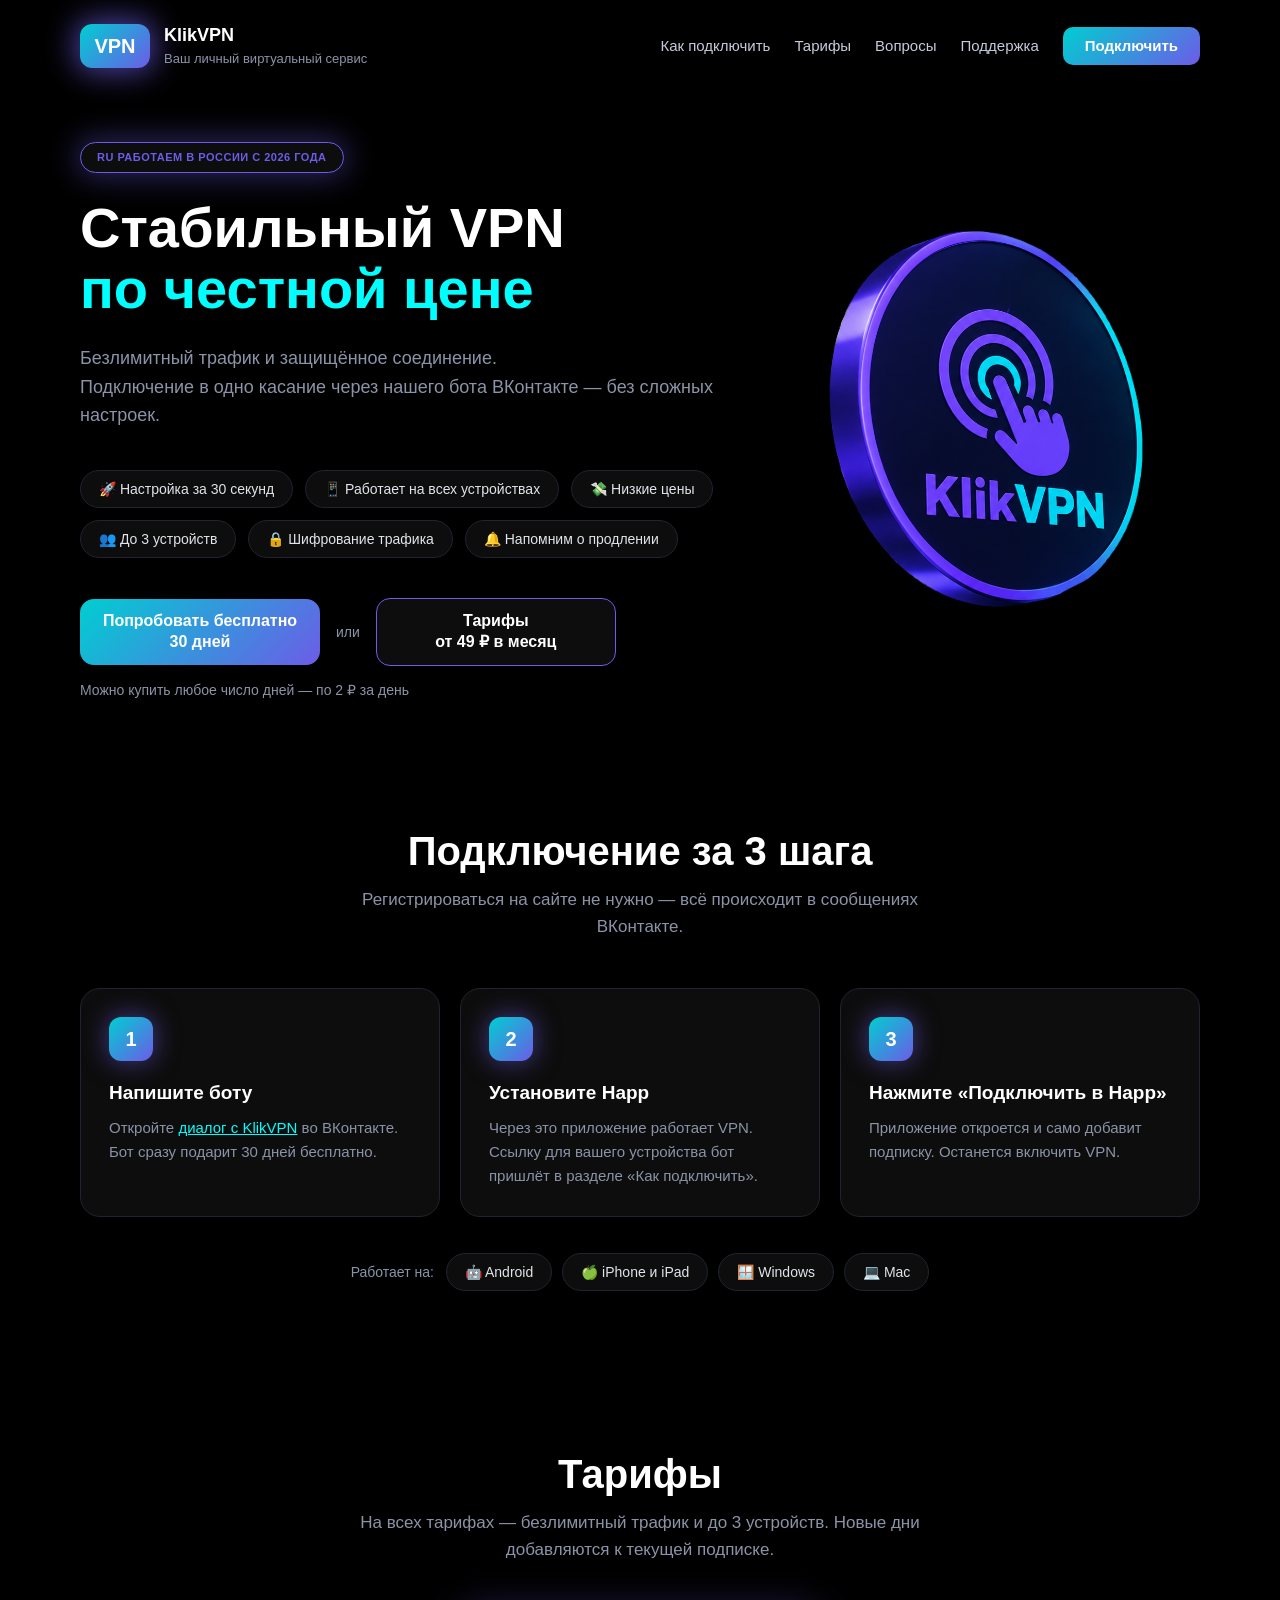
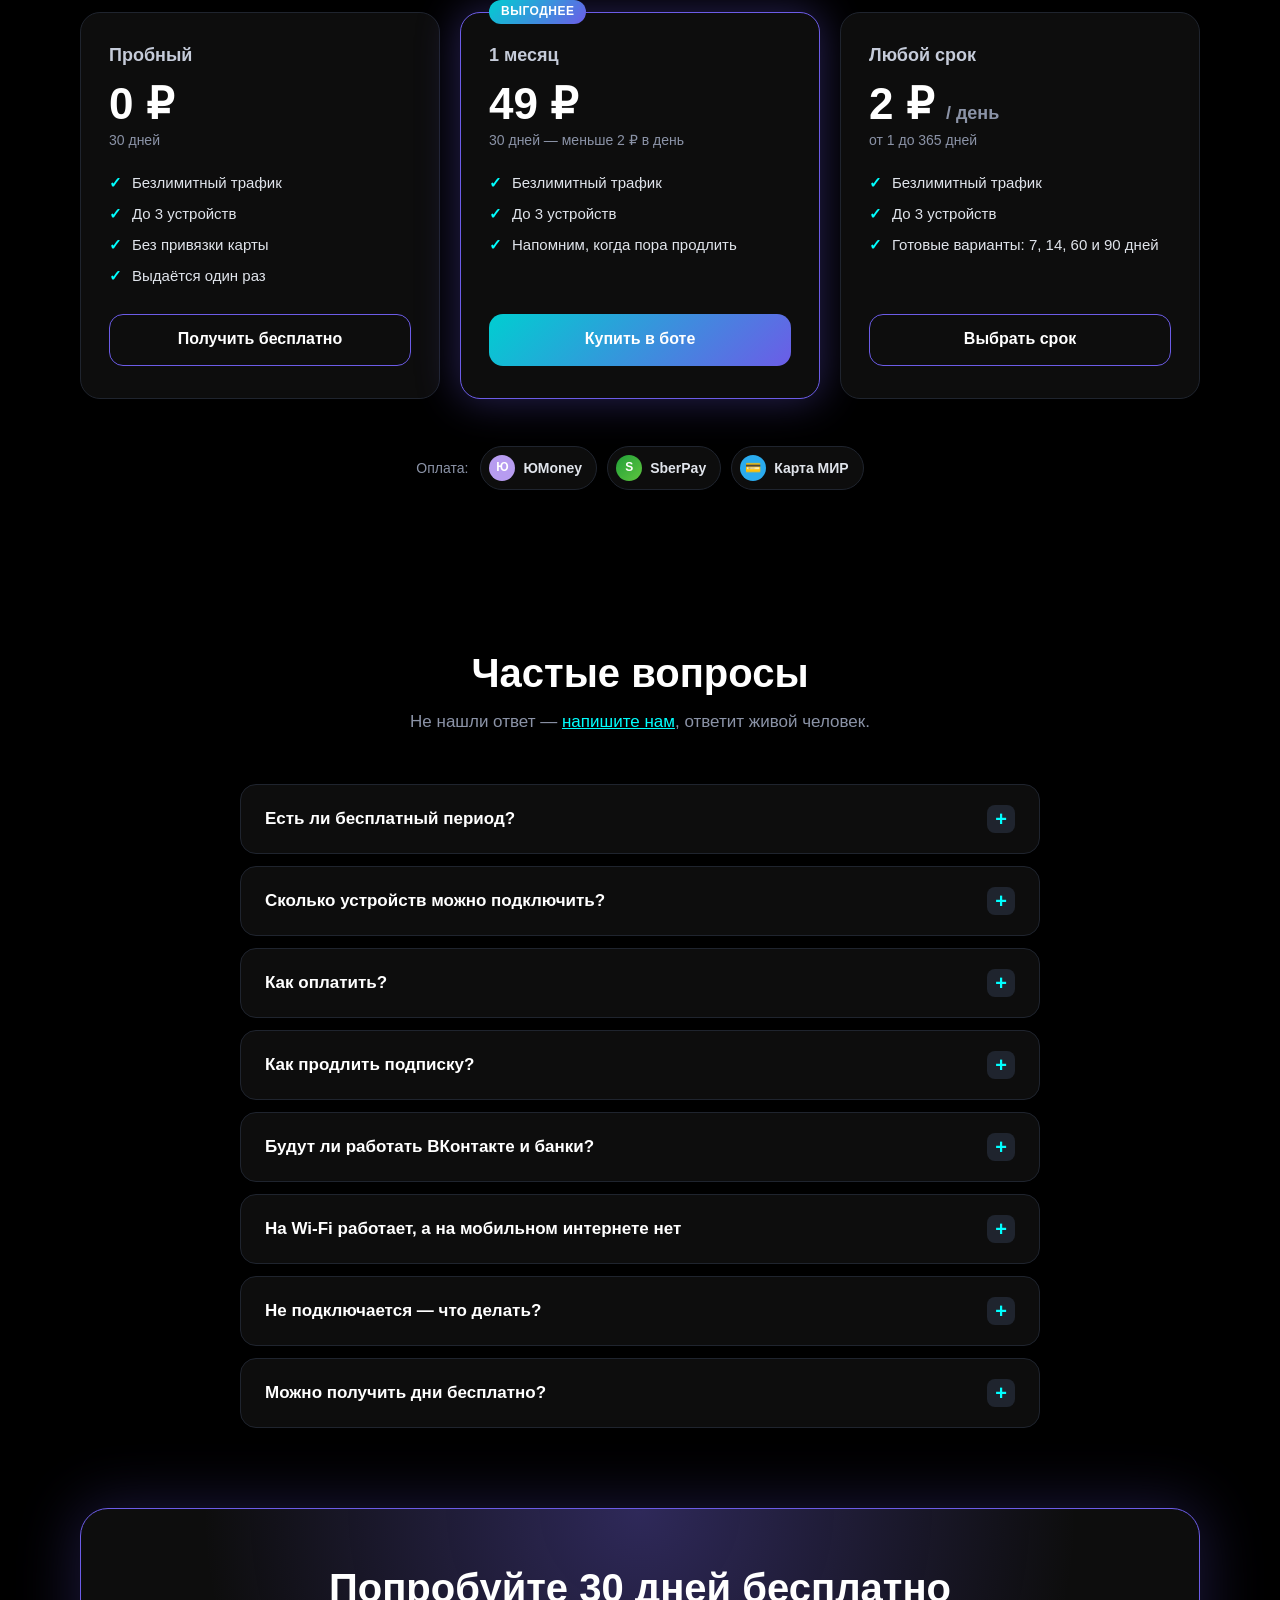
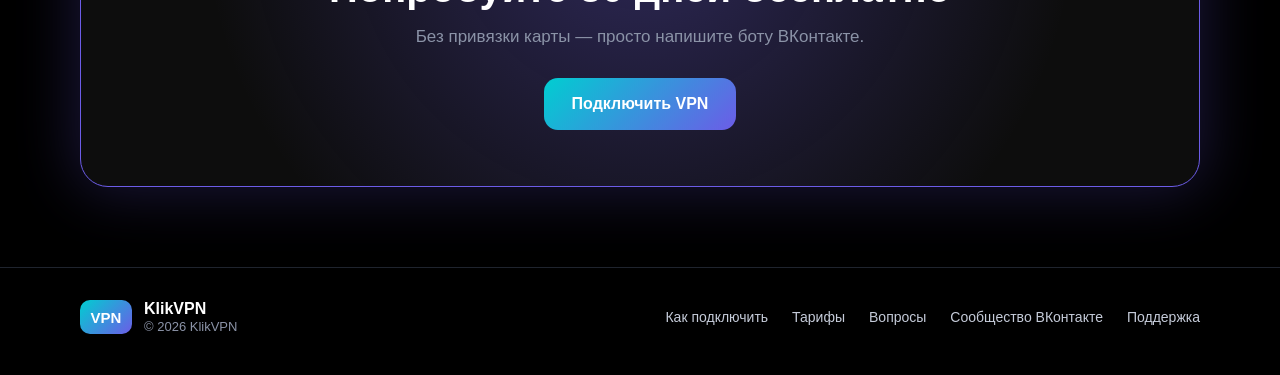
<file: src/index.html>
<!DOCTYPE html>
<html lang="ru">
<head>
    <meta charset="UTF-8">
    <meta name="viewport" content="width=device-width, initial-scale=1.0">
    <title>KlikVPN — VPN за 49 ₽ в месяц, 30 дней бесплатно</title>
    <meta name="description" content="KlikVPN — VPN за 49 ₽ в месяц. 30 дней бесплатно, безлимитный трафик, до 3 устройств. Подключение через бота ВКонтакте за 30 секунд.">
    <meta name="theme-color" content="#000000">

    <!-- Превью ссылки в ВК и мессенджерах -->
    <meta property="og:type" content="website">
    <meta property="og:locale" content="ru_RU">
    <meta property="og:site_name" content="KlikVPN">
    <meta property="og:title" content="KlikVPN — стабильный VPN по честной цене">
    <meta property="og:description" content="30 дней бесплатно, дальше от 49 ₽ в месяц. Подключение через бота ВКонтакте за 30 секунд.">
    <!-- Адрес картинки должен быть полным. Когда появится домен, раскомментируйте и впишите его:
    <meta property="og:image" content="https://ВАШ-ДОМЕН.РУ/photo/main_photo.jpg"> -->

    <link rel="icon" href="icons/favicon-32.png" sizes="32x32" type="image/png">
    <link rel="apple-touch-icon" href="icons/apple-touch-icon.png">

    <link rel="stylesheet" href="css/style.css">
    <link rel="stylesheet" href="css/header.css">
    <link rel="stylesheet" href="css/mid.css">
    <link rel="stylesheet" href="css/howto.css">
    <link rel="stylesheet" href="css/tariffs.css">
    <link rel="stylesheet" href="css/pay.css">
    <link rel="stylesheet" href="css/faq.css">
    <link rel="stylesheet" href="css/cta.css">
    <link rel="stylesheet" href="css/footer.css">
    <link rel="stylesheet" href="css/animations.css">

    <script src="js/menu.js" defer></script>
    <script src="js/scroll-animations.js" defer></script>
</head>
<body>

    <header class="header_main" id="header">

        <a class="header_brand" href="#">
            <div class="header_brand_logo">VPN</div>
            <div class="header_titles">
                <span class="header_main_title">KlikVPN</span>
                <span class="header_submain_title">Ваш личный виртуальный сервис</span>
            </div>
        </a>

        <!-- Кнопка меню — видна только на телефоне -->
        <button class="header_burger" type="button" aria-label="Открыть меню" aria-expanded="false" aria-controls="header_nav">
            <span></span><span></span><span></span>
        </button>

        <nav class="header_nav" id="header_nav">
            <ul class="header_nav__list">
                <li><a href="#howto">Как подключить</a></li>
                <li><a href="#tariffs">Тарифы</a></li>
                <li><a href="#faq">Вопросы</a></li>
                <li><a href="https://vk.me/club239276266" target="_blank" rel="noopener">Поддержка</a></li>
                <li><a class="header_nav__cta" href="https://vk.me/club239276266" target="_blank" rel="noopener">Подключить</a></li>
            </ul>
        </nav>

    </header>


<main class="main" id="main">

    <section class="mid">
        <div class="mid_present">
            <div class="mid_badge">
                <span class="mid_badge_flag">RU Работаем в России с 2026 года</span>
            </div>

            <h1 class="mid_present_title">Стабильный VPN<br><span class="mid_accent">по честной цене</span></h1>

            <p class="mid_present_subtitle">Безлимитный трафик и защищённое соединение. <br>Подключение в одно касание через нашего бота ВКонтакте — без сложных настроек.</p>

            <ul class="mid_features">
                <li class="mid_features_item">🚀 Настройка за 30 секунд</li>
                <li class="mid_features_item">📱 Работает на всех устройствах</li>
                <li class="mid_features_item">💸 Низкие цены</li>
                <li class="mid_features_item">👥 До 3 устройств</li>
                <li class="mid_features_item">🔒 Шифрование трафика</li>
                <li class="mid_features_item">🔔 Напомним о продлении</li>
            </ul>

            <div class="mid_price">
                <a class="mid_btn_price btn_price_1" href="https://vk.me/club239276266" target="_blank" rel="noopener">Попробовать бесплатно<br>30 дней</a>
                <span class="mid_or">или</span>
                <a class="mid_btn_price btn_price_2" href="#tariffs">Тарифы<br>от 49 ₽ в месяц</a>
            </div>
            <p class="mid_price_note">Можно купить любое число дней — по 2 ₽ за день</p>
        </div>

        <div class="mid_main_photo">
            <div class="mid_block_main_photo">
                <img class="mid_img_main_photo" src="photo/main_photo.jpg" width="838" height="838" alt="Логотип KlikVPN">
            </div>
        </div>
    </section>

    <!-- Как подключить -->
    <section class="section howto" id="howto">
        <h2 class="section_title">Подключение за&nbsp;3&nbsp;шага</h2>
        <p class="section_subtitle">Регистрироваться на сайте не нужно — всё происходит в сообщениях ВКонтакте.</p>

        <ol class="howto_steps">
            <li class="howto_step">
                <span class="howto_step_num">1</span>
                <h3 class="howto_step_title">Напишите боту</h3>
                <p class="howto_step_text">Откройте <a href="https://vk.me/club239276266" target="_blank" rel="noopener">диалог с KlikVPN</a> во ВКонтакте. Бот сразу подарит 30 дней бесплатно.</p>
            </li>
            <li class="howto_step">
                <span class="howto_step_num">2</span>
                <h3 class="howto_step_title">Установите Happ</h3>
                <p class="howto_step_text">Через это приложение работает VPN. Ссылку для вашего устройства бот пришлёт в разделе «Как подключить».</p>
            </li>
            <li class="howto_step">
                <span class="howto_step_num">3</span>
                <h3 class="howto_step_title">Нажмите «Подключить в&nbsp;Happ»</h3>
                <p class="howto_step_text">Приложение откроется и само добавит подписку. Останется включить VPN.</p>
            </li>
        </ol>

        <div class="howto_devices">
    <span class="howto_devices_title">Работает на:</span>
    <ul class="howto_devices_list">
        <li><a class="howto_device" href="happ.html">🤖 Android</a></li>
        <li><a class="howto_device" href="happ.html">🍏 iPhone и iPad</a></li>
        <li><a class="howto_device" href="happ.html">🪟 Windows</a></li>
        <li><a class="howto_device" href="happ.html">💻 Mac</a></li>
    </ul>
</div>
    </section>


    <!-- Тарифы -->
    <section class="section tariffs" id="tariffs">
        <h2 class="section_title">Тарифы</h2>
        <p class="section_subtitle">На всех тарифах — безлимитный трафик и до 3 устройств. Новые дни добавляются к текущей подписке.</p>

        <ul class="tariffs_list">
            <li class="tariffs_card">
                <h3 class="tariffs_card_name">Пробный</h3>
                <p class="tariffs_card_price">0 ₽</p>
                <p class="tariffs_card_period">30 дней</p>
                <ul class="tariffs_card_perks">
                    <li>Безлимитный трафик</li>
                    <li>До 3 устройств</li>
                    <li>Без привязки карты</li>
                    <li>Выдаётся один раз</li>
                </ul>
                <a class="btn btn_secondary" href="https://vk.me/club239276266" target="_blank" rel="noopener">Получить бесплатно</a>
            </li>
            <li class="tariffs_card tariffs_card_main">
                <span class="tariffs_card_label">Выгоднее</span>
                <h3 class="tariffs_card_name">1 месяц</h3>
                <p class="tariffs_card_price">49 ₽</p>
                <p class="tariffs_card_period">30 дней — меньше 2 ₽ в день</p>
                <ul class="tariffs_card_perks">
                    <li>Безлимитный трафик</li>
                    <li>До 3 устройств</li>
                    <li>Напомним, когда пора продлить</li>
                </ul>
                <a class="btn btn_primary" href="https://vk.me/club239276266" target="_blank" rel="noopener">Купить в боте</a>
            </li>
            <li class="tariffs_card">
                <h3 class="tariffs_card_name">Любой срок</h3>
                <p class="tariffs_card_price">2 ₽ <span>/ день</span></p>
                <p class="tariffs_card_period">от 1 до 365 дней</p>
                <ul class="tariffs_card_perks">
                    <li>Безлимитный трафик</li>
                    <li>До 3 устройств</li>
                    <li>Готовые варианты: 7, 14, 60 и 90 дней</li>
                </ul>
                <a class="btn btn_secondary" href="https://vk.me/club239276266" target="_blank" rel="noopener">Выбрать срок</a>
            </li>
        </ul>

        <div class="pay">
    <span class="pay_label">Оплата:</span>

    <ul class="pay_list">
        <li class="pay_item">
            <span class="pay_icon pay_icon_umoney">Ю</span>
            ЮMoney
        </li>
        <li class="pay_item">
            <span class="pay_icon pay_icon_sberpay">S</span>
            SberPay
        </li>
        <li class="pay_item">
            <span class="pay_icon pay_icon_card">💳</span>
            Карта МИР
        </li>
    </ul>
</div>
    </section>


    <!-- Вопросы и ответы -->
    <section class="section faq" id="faq">
        <h2 class="section_title">Частые вопросы</h2>
        <p class="section_subtitle">Не нашли ответ — <a href="https://vk.me/club239276266" target="_blank" rel="noopener">напишите нам</a>, ответит живой человек.</p>

        <div class="faq_list">
            <details class="faq_item">
                <summary class="faq_question">Есть ли бесплатный период?</summary>
                <p class="faq_answer">Да, 30 дней. Бот дарит их сам, как только вы впервые напишете сообществу, — карта не нужна. Бесплатный период выдаётся один раз.</p>
            </details>
            <details class="faq_item">
                <summary class="faq_question">Сколько устройств можно подключить?</summary>
                <p class="faq_answer">До 3 на одной подписке — например, телефон, ноутбук и телевизор. Сменили телефон — удалите старый в боте: «Моя подписка» → «Мои устройства».</p>
            </details>
            <details class="faq_item">
                <summary class="faq_question">Как оплатить?</summary>
                <p class="faq_answer">Выберите тариф в боте и нажмите «Оплатить» — бот покажет реквизиты. Переведите сумму с карты любого банка и нажмите «Я оплатил». Мы проверим перевод, включим подписку, и бот пришлёт сообщение.</p>
            </details>
            <details class="faq_item">
                <summary class="faq_question">Как продлить подписку?</summary>
                <p class="faq_answer">Купите любой тариф ещё раз — дни добавятся к текущему сроку, оставшиеся не пропадут. Бот заранее напомнит об окончании: за три дня, за день и в последний день.</p>
            </details>
            <details class="faq_item">
                <summary class="faq_question">Будут ли работать ВКонтакте и банки?</summary>
                <p class="faq_answer">Некоторые российские сервисы — ВКонтакте, банки, Госуслуги — не открываются через зарубежный VPN. В Happ можно настроить, чтобы они работали напрямую. Инструкция есть в боте: «Поддержка» → «Не открываются VK или банк».</p>
            </details>
            <details class="faq_item">
                <summary class="faq_question">На Wi-Fi работает, а на мобильном интернете нет</summary>
                <p class="faq_answer">Иногда операторы ограничивают мобильный интернет «белыми списками»: открываются только разрешённые сайты, а VPN не пропускается. Это не поломка сервиса — пока ограничения действуют, подключайтесь через Wi-Fi.</p>
            </details>
            <details class="faq_item">
                <summary class="faq_question">Не подключается — что делать?</summary>
                <p class="faq_answer">Обновите подписку в Happ, выберите другой сервер или смените сеть. Не помогло — нажмите в боте «Поддержка» → «Позвать человека», и вам ответит оператор.</p>
            </details>
            <details class="faq_item">
                <summary class="faq_question">Можно получить дни бесплатно?</summary>
                <p class="faq_answer">Да. Пригласите друга по своей ссылке из раздела «Пригласить друга»: за каждого, кто впервые напишет боту, вы получите +3 дня, а друг — 30 дней бесплатно.</p>
            </details>
        </div>
    </section>


    <!-- Призыв в конце страницы -->
    <section class="cta">
        <div class="cta_box">
            <h2 class="cta_title">Попробуйте 30&nbsp;дней бесплатно</h2>
            <p class="cta_text">Без привязки карты — просто напишите боту ВКонтакте.</p>
            <a class="btn btn_primary" href="https://vk.me/club239276266" target="_blank" rel="noopener">Подключить VPN</a>
        </div>
    </section>

</main>

    <footer class="footer">
    <div class="footer_inner">
        <div class="footer_brand">
            <div class="footer_logo">VPN</div>
            <div>
                <div class="footer_name">KlikVPN</div>
                <div class="footer_copy">© 2026 KlikVPN</div>
            </div>
        </div>

        <ul class="footer_links">
            <li><a href="#howto">Как подключить</a></li>
            <li><a href="#tariffs">Тарифы</a></li>
            <li><a href="#faq">Вопросы</a></li>
            <li><a href="https://vk.com/club239276266" target="_blank" rel="noopener">Сообщество ВКонтакте</a></li>
            <li><a href="https://vk.me/club239276266" target="_blank" rel="noopener">Поддержка</a></li>
        </ul>
    </div>


</footer>
</body>
</html>
</file>
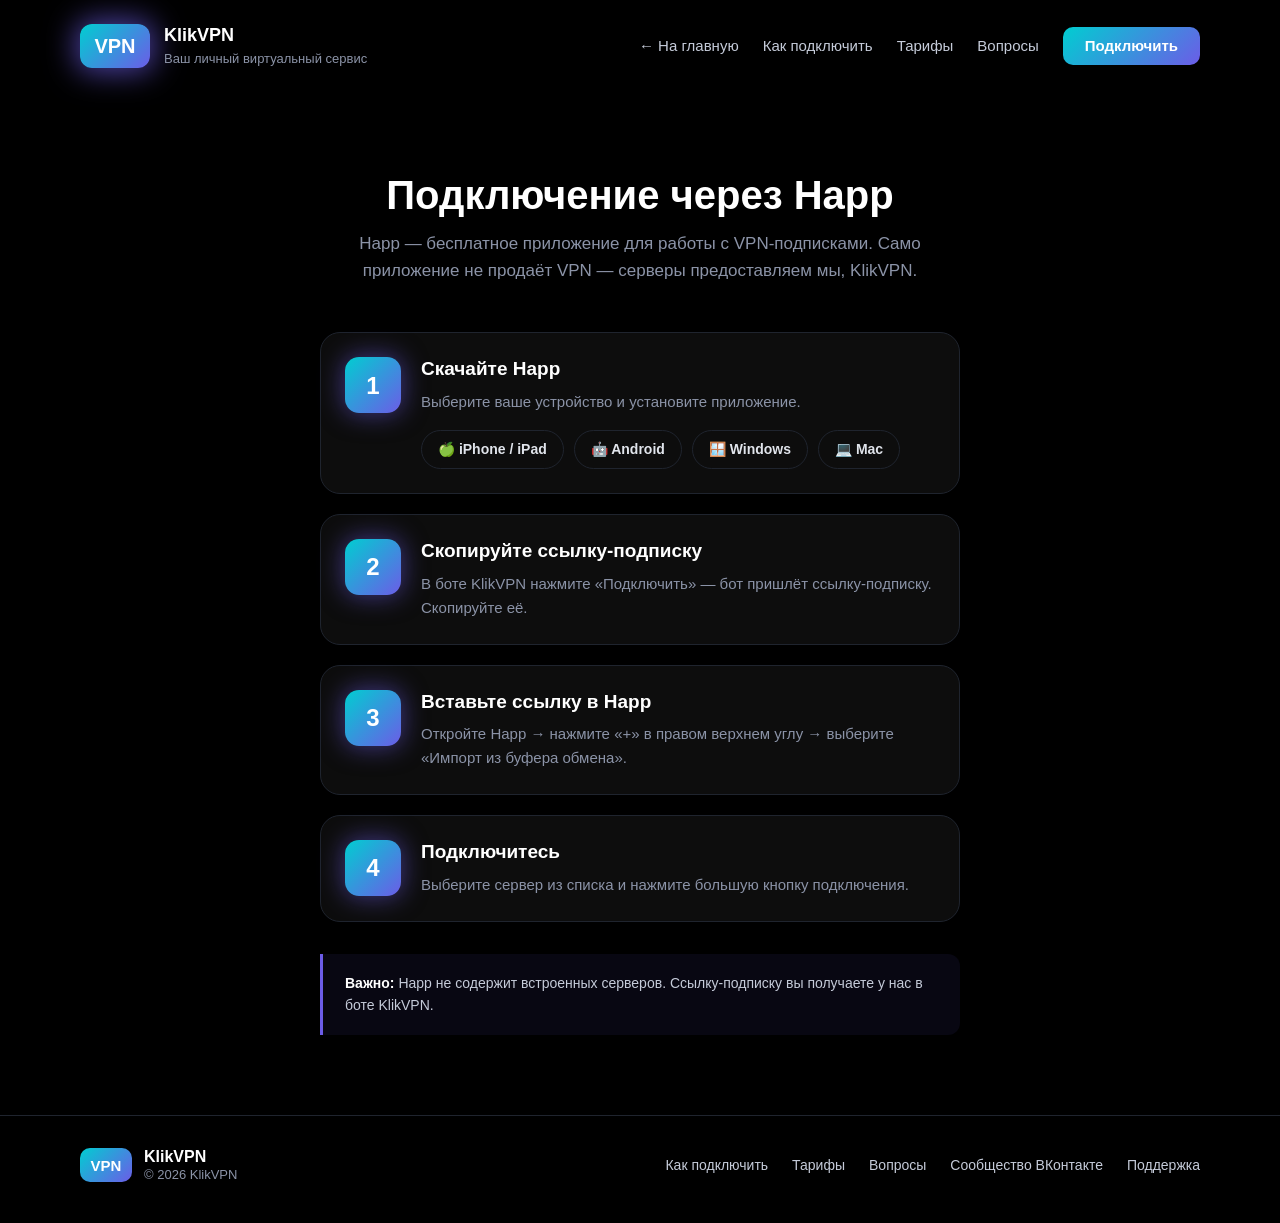
<file: src/happ.html>
<!DOCTYPE html>
<html lang="ru">
<head>
    <meta charset="UTF-8">
    <meta name="viewport" content="width=device-width, initial-scale=1.0">
    <title>Подключить Happ — KlikVPN</title>
    <meta name="description" content="Пошаговая инструкция: как установить Happ и подключить VPN KlikVPN.">

    <link rel="icon" href="icons/favicon-32.png" sizes="32x32" type="image/png">
    <link rel="apple-touch-icon" href="icons/apple-touch-icon.png">

    <link rel="stylesheet" href="css/style.css">
    <link rel="stylesheet" href="css/header.css">
    <link rel="stylesheet" href="css/happ.css">
    <link rel="stylesheet" href="css/footer.css">
</head>
<body>

    <header class="header_main" id="header">

        <a class="header_brand" href="index.html">
            <div class="header_brand_logo">VPN</div>
            <div class="header_titles">
                <span class="header_main_title">KlikVPN</span>
                <span class="header_submain_title">Ваш личный виртуальный сервис</span>
            </div>
        </a>

        <button class="header_burger" type="button" aria-label="Открыть меню" aria-expanded="false" aria-controls="header_nav">
            <span></span><span></span><span></span>
        </button>

        <nav class="header_nav" id="header_nav">
            <ul class="header_nav__list">
                <li><a href="index.html">← На главную</a></li>
                <li><a href="index.html#howto">Как подключить</a></li>
                <li><a href="index.html#tariffs">Тарифы</a></li>
                <li><a href="index.html#faq">Вопросы</a></li>
                <li><a class="header_nav__cta" href="https://vk.me/club239276266" target="_blank" rel="noopener">Подключить</a></li>
            </ul>
        </nav>

    </header>


    <main class="section happ">

        <h1 class="section_title">Подключение через Happ</h1>
        <p class="section_subtitle">
            Happ — бесплатное приложение для работы с VPN-подписками.
            Само приложение не продаёт VPN — серверы предоставляем мы, KlikVPN.
        </p>

        <div class="happ_steps">

            <div class="happ_step">
                <div class="happ_step_num">1</div>
                <div class="happ_step_body">
                    <h3 class="happ_step_title">Скачайте Happ</h3>
                    <p class="happ_step_text">
                        Выберите ваше устройство и установите приложение.
                    </p>
                    <div class="happ_links">
                        <a class="happ_link" href="https://apps.apple.com/ru/app/happ-lite/id6799917773" target="_blank" rel="noopener">🍏 iPhone / iPad</a>
                        <a class="happ_link" href="https://play.google.com/store/apps/details?id=com.happproxy" target="_blank" rel="noopener">🤖 Android</a>
                        <a class="happ_link" href="https://github.com/Happ-proxy/happ-desktop/releases/latest/download/setup-Happ.x64.exe" target="_blank" rel="noopener">🪟 Windows</a>
                        <a class="happ_link" href="https://github.com/Happ-proxy/happ-desktop/releases/latest/download/Happ.macOS.universal.dmg" target="_blank" rel="noopener">💻 Mac</a>
                    </div>
                </div>
            </div>

            <div class="happ_step">
                <div class="happ_step_num">2</div>
                <div class="happ_step_body">
                    <h3 class="happ_step_title">Скопируйте ссылку-подписку</h3>
                    <p class="happ_step_text">
                        В боте KlikVPN нажмите «Подключить» — бот пришлёт ссылку-подписку. Скопируйте её.
                    </p>
                </div>
            </div>

            <div class="happ_step">
                <div class="happ_step_num">3</div>
                <div class="happ_step_body">
                    <h3 class="happ_step_title">Вставьте ссылку в Happ</h3>
                    <p class="happ_step_text">
                        Откройте Happ → нажмите «+» в правом верхнем углу → выберите «Импорт из буфера обмена».
                    </p>
                </div>
            </div>

            <div class="happ_step">
                <div class="happ_step_num">4</div>
                <div class="happ_step_body">
                    <h3 class="happ_step_title">Подключитесь</h3>
                    <p class="happ_step_text">
                        Выберите сервер из списка и нажмите большую кнопку подключения.
                    </p>
                </div>
            </div>

        </div>

        <div class="happ_note">
            <strong>Важно:</strong> Happ не содержит встроенных серверов.
            Ссылку-подписку вы получаете у нас в боте KlikVPN.
        </div>

    </main>


    <footer class="footer">
        <div class="footer_inner">
            <div class="footer_brand">
                <div class="footer_logo">VPN</div>
                <div>
                    <div class="footer_name">KlikVPN</div>
                    <div class="footer_copy">© 2026 KlikVPN</div>
                </div>
            </div>
            <ul class="footer_links">
                <li><a href="index.html#howto">Как подключить</a></li>
                <li><a href="index.html#tariffs">Тарифы</a></li>
                <li><a href="index.html#faq">Вопросы</a></li>
                <li><a href="https://vk.com/club239276266" target="_blank" rel="noopener">Сообщество ВКонтакте</a></li>
                <li><a href="https://vk.me/club239276266" target="_blank" rel="noopener">Поддержка</a></li>
            </ul>
        </div>


    </footer>

    <script src="js/menu.js" defer></script>
</body>
</html>
</file>
<file: src/css/style.css>
/* Общие размеры страницы: шапка и блоки выравниваются по одной ширине */
:root {
    --page-max: 1200px;
    --page-pad: 40px;
}

*, *::before, *::after {
    box-sizing: border-box;
}

html {
    font-family: sans-serif;
    line-height: 1.15;
    -webkit-text-size-adjust: 100%;
    -webkit-tap-highlight-color: transparent;
    scroll-behavior: smooth;
}
article, aside, figcaption, figure, footer, header, hgroup, main, nav, section {
    display: block;
}
hr {
    -webkit-box-sizing: content-box;
        box-sizing: content-box;
    height: 0;
    overflow: visible;
}



body {
    margin: 0;
    background: black;
    color: white;
    font-family: sans-serif;
}


/* Общий вид разделов: «Как подключить», «Тарифы», «Вопросы» */
.section {
    max-width: var(--page-max);
    margin: 0 auto;
    padding: 80px var(--page-pad);
}

.section_title {
    font-size: clamp(28px, 4vw, 40px);
    font-weight: 800;
    line-height: 1.15;
    margin: 0 0 12px;
    text-align: center;
}

.section_subtitle {
    max-width: 640px;
    margin: 0 auto 48px;
    font-size: 17px;
    line-height: 1.6;
    color: #8b93a7;
    text-align: center;
}

.section_subtitle a {
    color: #00FFFF;
}


/* Кнопки в разделах */
.btn {
    display: inline-flex;
    align-items: center;
    justify-content: center;
    text-align: center;
    min-height: 52px;
    padding: 14px 28px;

    color: #ffffff;
    text-decoration: none;
    border-radius: 14px;
    font-weight: 600;
    font-size: 16px;
    line-height: 1.3;
    cursor: pointer;
    transition: transform 0.2s, box-shadow 0.2s, background 0.2s;
}

.btn_primary {
    background: linear-gradient(135deg, #00CED1, #6c5ce7);
}

.btn_secondary {
    background: #0d0d0d;
    border: 1px solid #6c5ce7;
}

.btn:hover {
    transform: translateY(-2px);
    box-shadow: 0 0 30px 4px rgba(108, 92, 231, 0.7);
}

.btn_secondary:hover {
    background: linear-gradient(135deg, #00CED1, #6c5ce7);
}


/* Планшет */
@media (max-width: 900px) {
    :root {
        --page-pad: 24px;
    }
}

/* Телефон */
@media (max-width: 480px) {
    :root {
        --page-pad: 16px;
    }
    .section {
        padding-top: 56px;
        padding-bottom: 56px;
    }
    .section_subtitle {
        font-size: 15px;
        margin-bottom: 32px;
    }
}

/* Если в системе выключены анимации — не двигаем элементы */
@media (prefers-reduced-motion: reduce) {
    html {
        scroll-behavior: auto;
    }
    *, *::before, *::after {
        animation: none !important;
        transition: none !important;
    }
}
</file>
<file: src/css/header.css>
header {
    position: relative;
    display: flex;
    align-items: center;
    justify-content: space-between;
    gap: 40px;
    max-width: var(--page-max);
    margin: 0 auto;
    padding: 24px var(--page-pad);
}

.header_brand {
    display: flex;
    align-items: center;
    gap: 14px;
    min-width: 0;
    color: inherit;
    text-decoration: none;
}
.header_brand_logo {
    width: 70px;
    height: 44px;
    border-radius: 12px;
    background: linear-gradient(135deg, #00CED1, #6c5ce7);
    display: flex;
    align-items: center;
    justify-content: center;
    font-weight: 700;
    font-size: 20px;
    flex-shrink: 0; /* лого не сплюзивается */
    box-shadow: 0 0 30px 4px rgba(108, 92, 231, 0.7);
    animation: pulse-scale 4s ease-in-out infinite;
}
@keyframes pulse-scale {
    0%, 100% {
    transform: scale(1);
    box-shadow: 0 0 30px 4px rgba(108, 92, 231, 0.5);
    }
    50% {
    transform: scale(1.02);
    box-shadow: 0 0 30px 10px rgba(108, 92, 231, 0.7);
    }
}



.header_titles {
    display: flex;
    flex-direction: column;
    gap: 4px;
    min-width: 0;
}
.header_main_title {
    font-size: 18px;
    font-weight: 700;
    line-height: 1.2;
    transition: transform 0.6s;
}

.header_brand:hover .header_main_title {
    transform: translateY(-2px);
}
.header_submain_title {
    font-size: 13px;
    font-weight: 400;
    color: #8b93a7;
    line-height: 1.2;
}


ul {
    list-style: none;
}
.header_nav {
    display: flex;
    align-items: center;
}
.header_nav__list {
    display: flex;
    align-items: center;
    gap: 24px;
    list-style: none;
    margin: 0;
    padding: 0;
}

.header_nav__list a {
    color: #c5cbd9;
    text-decoration: none;
    font-size: 15px;
    white-space: nowrap;
    transition: color 0.2s;
}

.header_nav__list a:hover {
    color: white;
}

.header_nav__list .header_nav__cta {
    display: inline-block;
    background: linear-gradient(135deg, #00CED1, #6c5ce7); /* градиент */
    color: white;
    padding: 10px 22px;
    border-radius: 10px;
    font-weight: 600;
    transition: transform 0.2s, box-shadow 0.2s;
}


.header_nav__list .header_nav__cta:hover {
    transform: translateY(-2px);
    box-shadow: 0 0 30px 4px rgba(108, 92, 231, 0.7);
}


/* Кнопка ☰ — на компьютере спрятана */
.header_burger {
    display: none;
}


/* Планшет и телефон: меню прячется под кнопку ☰ (с 1000px — иначе пункты не помещаются в строку) */
@media (max-width: 1000px) {
    header {
        gap: 16px;
        padding-top: 16px;
        padding-bottom: 16px;
    }

    .header_burger {
        display: flex;
        flex-direction: column;
        justify-content: center;
        gap: 5px;
        flex-shrink: 0;
        width: 44px;
        height: 44px;
        padding: 0 11px;
        background: #0d0d0d;
        border: 1px solid #1f242e;
        border-radius: 10px;
        cursor: pointer;
    }
    .header_burger span {
        display: block;
        height: 2px;
        background: white;
        border-radius: 2px;
        transition: transform 0.2s, opacity 0.2s;
    }
    /* Открытое меню: полоски складываются в крестик */
    .header_burger[aria-expanded="true"] span:nth-child(1) {
        transform: translateY(7px) rotate(45deg);
    }
    .header_burger[aria-expanded="true"] span:nth-child(2) {
        opacity: 0;
    }
    .header_burger[aria-expanded="true"] span:nth-child(3) {
        transform: translateY(-7px) rotate(-45deg);
    }

    .header_nav {
        display: none;
        position: absolute;
        top: 100%;
        left: var(--page-pad);
        right: var(--page-pad);
        z-index: 10;
        padding: 12px;
        background: #0d0d0d;
        border: 1px solid #1f242e;
        border-radius: 14px;
        box-shadow: 0 20px 40px rgba(0, 0, 0, 0.6);
    }
    .header_nav.is-open {
        display: block;
    }
    .header_nav__list {
        flex-direction: column;
        align-items: stretch;
        gap: 4px;
    }
    .header_nav__list a {
        display: block;
        padding: 12px;
        font-size: 16px;
    }
    .header_nav__list .header_nav__cta {
        display: block;
        margin-top: 8px;
        padding: 14px;
        text-align: center;
    }
}

@media (max-width: 480px) {
    .header_brand {
        gap: 10px;
    }
    .header_brand_logo {
        width: 56px;
        height: 38px;
        font-size: 17px;
    }
    .header_main_title {
        font-size: 17px;
    }
    .header_submain_title {
        font-size: 12px;
    }
}
</file>
<file: src/css/mid.css>
.mid {
    display: flex;
    flex-direction: row;
    align-items: center;
    justify-content: space-between;
    gap: 40px;
    max-width: var(--page-max);
    margin: 0 auto;
    padding: 50px var(--page-pad);
}


.mid_present {
    display: flex;
    flex-direction: column;
    align-items: flex-start;
    flex: 1 1 60%;
    min-width: 0;
    max-width: 700px;
}

.mid_main_photo {
    flex: 1 1 40%;
    display: flex;
    justify-content: flex-end;
    align-items: center;
    min-width: 0;
    padding: 0;
}

.mid_block_main_photo {
    width: 100%;
    max-width: 460px;
    display: flex;
    justify-content: center;
}

.mid_img_main_photo {
    display: block;
    width: 100%;
    max-width: 460px;
    height: auto;
    border-radius: 20px;
    object-fit: cover;
}



.mid_badge {
    display: inline-flex;
    align-items: center;
    gap: 10px;
    padding: 8px 16px;
    border: 1px solid #6c5ce7;
    border-radius: 50px;
    font-size: 14px;
    color: #c5cbd9;
    background: #0d0d0d;
    margin-bottom: 24px;
    transition: transform 0.2s;
    box-shadow: 0 0 30px 4px rgba(108, 92, 231, 0.4);
}

.mid_badge:hover {
    transform: translateY(-3px);
}

.mid_badge_flag {
    font-size: 11px;
    font-weight: 700;
    text-transform: uppercase;
    color: #6c5ce7;
    letter-spacing: 0.5px;
}


.mid_present_title {
    font-size: clamp(34px, 6vw, 56px); /* от 34px на телефоне до 56px на компьютере */
    font-weight: 800;
    line-height: 1.1;
    margin: 0 0 24px;
    color: #ffffff;
}

.mid_accent {
    color: #00FFFF;
}


.mid_present_subtitle {
    font-size: 18px;
    line-height: 1.6;
    color: #8b93a7;
    margin: 0 0 40px;
}


.mid_features {
    display: flex;
    flex-wrap: wrap;
    gap: 12px;
    list-style: none;
    padding: 0;
    margin: 0 0 40px;
}

.mid_features_item {
    display: inline-flex;
    align-items: center;
    padding: 10px 18px;
    background: #0d0d0d;
    border: 1px solid #1f242e;
    border-radius: 50px;
    font-size: 14px;
    color: #e0e4eb;
}


.mid_price {
    display: flex;
    align-items: center;
    flex-wrap: wrap;
    gap: 16px;
}

.mid_btn_price {
    display: inline-flex;
    flex-direction: column;
    align-items: center;
    justify-content: center;
    text-align: center;

    width: 240px;
    min-height: 64px;
    padding: 12px 20px;


    color: #ffffff;
    text-decoration: none;
    border-radius: 14px;
    font-weight: 600;
    font-size: 16px;
    line-height: 1.3;
    cursor: pointer;
    transition: transform 0.2s, box-shadow 0.2s, background 0.2s;
}

.btn_price_1 {
    background: linear-gradient(135deg, #00CED1, #6c5ce7);
}

.btn_price_2 {
    background: #0d0d0d;
    border: 1px solid #6c5ce7;
}


.btn_price_2:hover {
    background: linear-gradient(135deg, #00CED1, #6c5ce7);
}


.mid_btn_price:hover {
    box-shadow: 0 0 30px 4px rgba(108, 92, 231, 0.7);
    transform: scale(1.05);
}

.mid_or {
    font-size: 14px;
    color: #8b93a7;
}

.mid_price_note {
    margin: 16px 0 0;
    font-size: 14px;
    color: #8b93a7;
}


/* Планшет: картинка уходит под текст */
@media (max-width: 900px) {
    .mid {
        flex-direction: column;
        align-items: stretch;
        gap: 40px;
        padding-top: 24px;
        padding-bottom: 40px;
    }
    .mid_present,
    .mid_main_photo {
        flex: none;
        max-width: none;
    }
    .mid_main_photo {
        justify-content: center;
    }
    .mid_block_main_photo {
        max-width: 320px;
    }
}

/* Телефон: кнопки во всю ширину, друг под другом */
@media (max-width: 480px) {
    .mid_badge {
        margin-bottom: 20px;
    }
    .mid_present_title {
        margin-bottom: 16px;
    }
    .mid_present_subtitle {
        font-size: 16px;
        margin-bottom: 24px;
    }
    .mid_present_subtitle br {
        display: none;
    }
    .mid_features {
        gap: 8px;
        margin-bottom: 28px;
    }
    .mid_features_item {
        padding: 8px 14px;
        font-size: 13px;
    }
    .mid_price {
        flex-direction: column;
        align-items: stretch;
        width: 100%;
        gap: 10px;
    }
    .mid_btn_price {
        width: 100%;
    }
    .mid_btn_price:hover {
        transform: none;
    }
    .mid_or {
        text-align: center;
    }
    .mid_price_note {
        align-self: center;
        text-align: center;
    }
    .mid_block_main_photo {
        max-width: 260px;
    }
}
</file>
<file: src/css/howto.css>
/* --- Шаги --- */
.howto_steps {
    display: grid;
    grid-template-columns: repeat(3, 1fr);
    gap: 20px;
    margin: 0;
    padding: 0;
    list-style: none;
}

.howto_step {
    padding: 28px;
    background: #0d0d0d;
    border: 1px solid #1f242e;
    border-radius: 20px;
}

.howto_step_num {
    display: flex;
    align-items: center;
    justify-content: center;
    width: 44px;
    height: 44px;
    margin-bottom: 20px;
    border-radius: 12px;
    background: linear-gradient(135deg, #00CED1, #6c5ce7);
    font-weight: 800;
    font-size: 20px;
    box-shadow: 0 0 24px 2px rgba(108, 92, 231, 0.5);
}

.howto_step_title {
    margin: 0 0 10px;
    font-size: 19px;
    font-weight: 700;
    line-height: 1.3;
}

.howto_step_text {
    margin: 0;
    font-size: 15px;
    line-height: 1.6;
    color: #8b93a7;
}

.howto_step_text a {
    color: #00FFFF;
}


/* --- Устройства: строка «Работает на:» + кликабельные плашки --- */
.howto_devices {
    display: flex;
    flex-wrap: wrap;
    align-items: center;
    justify-content: center;
    gap: 12px;
    margin-top: 36px;
}

.howto_devices_title {
    font-size: 14px;
    color: #8b93a7;
}

.howto_devices_list {
    display: flex;
    flex-wrap: wrap;
    justify-content: center;
    gap: 10px;
    margin: 0;
    padding: 0;
    list-style: none;
}

/* Плашка-ссылка: тёмный фон, тонкая рамка, hover-эффект */
.howto_device {
    display: inline-flex;
    align-items: center;
    gap: 6px;

    padding: 10px 18px;
    background: #0d0d0d;
    border: 1px solid #1f242e;
    border-radius: 50px;

    font-size: 14px;
    color: #e0e4eb;
    text-decoration: none;
    white-space: nowrap;
    cursor: pointer;

    transition: transform 0.2s, border-color 0.2s, box-shadow 0.2s, color 0.2s;
}

.howto_device:hover {
    transform: translateY(-2px);
    border-color: #6c5ce7;
    color: #ffffff;
    box-shadow: 0 0 20px 2px rgba(108, 92, 231, 0.4);
}

.howto_device:active {
    transform: translateY(0);
}

/* Фокус с клавиатуры — для доступности */
.howto_device:focus-visible {
    outline: 2px solid #6c5ce7;
    outline-offset: 2px;
}


/* ============================================================
   Адаптив
   ============================================================ */

/* Планшет и телефон: шаги друг под другом, номер слева */
@media (max-width: 900px) {
    .howto_steps {
        grid-template-columns: 1fr;
        gap: 12px;
        max-width: 560px;
        margin: 0 auto;
    }

    .howto_step {
        display: grid;
        grid-template-columns: 44px 1fr;
        column-gap: 16px;
        padding: 20px;
    }

    .howto_step_num {
        grid-row: span 2;
        margin-bottom: 0;
    }

    .howto_step_title {
        margin-bottom: 6px;
    }
}

/* Телефон: устройства в столбик, плашки мельче */
@media (max-width: 480px) {
    .howto_devices {
        flex-direction: column;
        gap: 10px;
    }

    .howto_devices_list {
        gap: 8px;
    }

    .howto_device {
        padding: 8px 14px;
        font-size: 13px;
    }
}


/* Если пользователь отключил анимации — не двигаем плашки */
@media (prefers-reduced-motion: reduce) {
    .howto_device {
        transition: none;
    }
    .howto_device:hover {
        transform: none;
    }
}
</file>
<file: src/css/tariffs.css>
.tariffs_list {
    display: grid;
    grid-template-columns: repeat(3, 1fr);
    gap: 20px;
    margin: 0 0 48px;
    padding: 0;
    list-style: none;
}

.tariffs_card {
    position: relative;
    display: flex;
    flex-direction: column;
    padding: 32px 28px;
    background: #0d0d0d;
    border: 1px solid #1f242e;
    border-radius: 20px;
}

/* Главный тариф выделен рамкой и свечением */
.tariffs_card_main {
    border-color: #6c5ce7;
    box-shadow: 0 0 40px 2px rgba(108, 92, 231, 0.35);
}

.tariffs_card_label {
    position: absolute;
    top: -13px;
    left: 28px;
    padding: 5px 12px;
    border-radius: 50px;
    background: linear-gradient(135deg, #00CED1, #6c5ce7);
    font-size: 12px;
    font-weight: 700;
    text-transform: uppercase;
    letter-spacing: 0.5px;
}

.tariffs_card_name {
    margin: 0 0 16px;
    font-size: 18px;
    font-weight: 700;
    color: #c5cbd9;
}

.tariffs_card_price {
    margin: 0 0 6px;
    font-size: 44px;
    font-weight: 800;
    line-height: 1;
}

.tariffs_card_price span {
    font-size: 18px;
    font-weight: 600;
    color: #8b93a7;
}

.tariffs_card_period {
    margin: 0 0 24px;
    font-size: 14px;
    color: #8b93a7;
}

.tariffs_card_perks {
    display: flex;
    flex-direction: column;
    flex-grow: 1; /* кнопки во всех карточках на одной высоте */
    gap: 10px;
    margin: 0 0 28px;
    padding: 0;
    list-style: none;
    font-size: 15px;
    line-height: 1.4;
    color: #e0e4eb;
}

.tariffs_card_perks li::before {
    content: "✓";
    margin-right: 10px;
    font-weight: 700;
    color: #00FFFF;
}

.tariffs_card .btn {
    width: 100%;
}


/* Планшет и телефон: карточки друг под другом */
@media (max-width: 900px) {
    .tariffs_list {
        grid-template-columns: 1fr;
        gap: 28px;
        max-width: 480px;
        margin-left: auto;
        margin-right: auto;
    }
}

@media (max-width: 480px) {
    .tariffs_card {
        padding: 28px 20px 24px;
    }
    .tariffs_card_label {
        left: 20px;
    }
    .tariffs_card_price {
        font-size: 38px;
    }
}
</file>
<file: src/css/pay.css>
/* Строка «Оплата: …» под тарифами */
.pay {
    display: flex;
    align-items: center;
    justify-content: center;
    flex-wrap: wrap;
    gap: 12px;
    margin-top: 40px;
}

.pay_label {
    font-size: 14px;
    color: #8b93a7;
}

.pay_list {
    display: flex;
    flex-wrap: wrap;
    gap: 10px;
    margin: 0;
    padding: 0;
    list-style: none;
}

/* Компактная плашка: иконка + текст */
.pay_item {
    display: inline-flex;
    align-items: center;
    gap: 8px;

    padding: 8px 14px 8px 8px;
    background: #0d0d0d;
    border: 1px solid #1f242e;
    border-radius: 50px;

    font-size: 14px;
    font-weight: 600;
    color: #e0e4eb;
}

/* Круглая иконка с брендовым цветом */
.pay_icon {
    display: inline-flex;
    align-items: center;
    justify-content: center;

    width: 26px;
    height: 26px;
    border-radius: 50%;

    font-size: 12px;
    font-weight: 700;
    color: #ffffff;
    flex-shrink: 0;
}

.pay_icon_umoney  { background: #B79CF0; }
.pay_icon_sberpay { background: linear-gradient(135deg, #21A038, #5FC53F); }
.pay_icon_card    { background: #2AABEE; font-size: 13px; }


/* Телефон: в столбик */
@media (max-width: 480px) {
    .pay {
        flex-direction: column;
        gap: 10px;
    }
    .pay_item {
        font-size: 13px;
    }
}
</file>
<file: src/css/faq.css>
.faq_list {
    display: flex;
    flex-direction: column;
    gap: 12px;
    max-width: 800px;
    margin: 0 auto;
}

/* Вопрос раскрывается по нажатию — это делает сам браузер (тег <details>), без скриптов */
.faq_item {
    background: #0d0d0d;
    border: 1px solid #1f242e;
    border-radius: 16px;
    transition: border-color 0.2s;
}

.faq_item[open] {
    border-color: #6c5ce7;
}

.faq_question {
    display: flex;
    align-items: center;
    justify-content: space-between;
    gap: 16px;
    padding: 20px 24px;
    font-size: 17px;
    font-weight: 600;
    line-height: 1.4;
    cursor: pointer;
    list-style: none;
}

.faq_question::-webkit-details-marker {
    display: none;
}

/* Плюс справа, в открытом вопросе становится минусом */
.faq_question::after {
    content: "+";
    flex-shrink: 0;
    display: flex;
    align-items: center;
    justify-content: center;
    width: 28px;
    height: 28px;
    border-radius: 8px;
    background: #1f242e;
    font-size: 20px;
    color: #00FFFF;
}

.faq_item[open] .faq_question::after {
    content: "−";
}

/* Подсветка при наведении — только там, где есть мышь (на телефоне она «залипает») */
@media (hover: hover) {
    .faq_question:hover {
        color: #00FFFF;
    }
}

.faq_answer {
    margin: 0;
    padding: 0 24px 22px;
    font-size: 15px;
    line-height: 1.65;
    color: #8b93a7;
}


@media (max-width: 480px) {
    .faq_question {
        padding: 16px 18px;
        font-size: 16px;
    }
    .faq_answer {
        padding: 0 18px 18px;
    }
}
</file>
<file: src/css/cta.css>
.cta {
    max-width: var(--page-max);
    margin: 0 auto;
    padding: 0 var(--page-pad) 80px;
}

.cta_box {
    padding: 56px 32px;
    text-align: center;
    border: 1px solid #6c5ce7;
    border-radius: 28px;
    background: radial-gradient(circle at 50% 0%, rgba(108, 92, 231, 0.35), transparent 70%), #0d0d0d;
    box-shadow: 0 0 60px 4px rgba(108, 92, 231, 0.25);
}

.cta_title {
    margin: 0 0 12px;
    font-size: clamp(26px, 4vw, 40px);
    font-weight: 800;
    line-height: 1.15;
}

.cta_text {
    margin: 0 0 28px;
    font-size: 17px;
    line-height: 1.6;
    color: #8b93a7;
}


@media (max-width: 480px) {
    .cta {
        padding-bottom: 56px;
    }
    .cta_box {
        padding: 40px 20px;
        border-radius: 20px;
    }
    .cta_text {
        font-size: 15px;
    }
    .cta_box .btn {
        width: 100%;
    }
}
</file>
<file: src/css/footer.css>
.footer {
    border-top: 1px solid #1f242e;
}

.footer_inner {
    display: flex;
    align-items: center;
    justify-content: space-between;
    flex-wrap: wrap;
    gap: 24px;
    max-width: var(--page-max);
    margin: 0 auto;
    padding: 32px var(--page-pad) 40px;
}

.footer_brand {
    display: flex;
    align-items: center;
    gap: 12px;
}

.footer_logo {
    display: flex;
    align-items: center;
    justify-content: center;
    width: 52px;
    height: 34px;
    border-radius: 10px;
    background: linear-gradient(135deg, #00CED1, #6c5ce7);
    font-weight: 700;
    font-size: 15px;
}

.footer_name {
    font-weight: 700;
    font-size: 16px;
}

.footer_copy {
    margin-top: 2px;
    font-size: 13px;
    color: #8b93a7;
}

.footer_links {
    display: flex;
    flex-wrap: wrap;
    gap: 12px 24px;
    margin: 0;
    padding: 0;
    list-style: none;
}

.footer_links a {
    font-size: 14px;
    color: #c5cbd9;
    text-decoration: none;
    transition: color 0.2s;
}

.footer_links a:hover {
    color: white;
}


@media (max-width: 700px) {
    .footer_inner {
        flex-direction: column;
        text-align: center;
    }
    .footer_links {
        justify-content: center;
    }
}
/* Авторы проекта — нижняя строка футера */
.footer_authors {
    display: flex;
    flex-wrap: wrap;
    align-items: center;
    justify-content: center;
    gap: 8px;

    max-width: var(--page-max);
    margin: 0 auto;
    padding: 18px var(--page-pad) 28px;

    border-top: 1px solid #1f242e;

    font-size: 13px;
    color: #8b93a7;
}

.footer_authors_label {
    color: #8b93a7;
}

.footer_author {
    color: #c5cbd9;
    font-weight: 500;
}

.footer_authors_sep {
    color: #3a3f4a;
}

@media (max-width: 480px) {
    .footer_authors {
        font-size: 12px;
        padding: 14px var(--page-pad) 22px;
        flex-direction: column;
        gap: 4px;
    }
    .footer_authors_sep {
        display: none;
    }
}
/* Авторы проекта — нижняя строка футера */
.footer_authors {
    display: flex;
    flex-wrap: wrap;
    align-items: center;
    justify-content: center;
    gap: 8px;

    max-width: var(--page-max);
    margin: 0 auto;
    padding: 18px var(--page-pad) 0;

    border-top: 1px solid #1f242e;

    font-size: 13px;
    color: #8b93a7;
}

.footer_authors_label {
    color: #8b93a7;
}

.footer_author {
    color: #c5cbd9;
    font-weight: 500;
}

.footer_authors_sep {
    color: #3a3f4a;
}

/* Город и год — отдельной строкой под авторами */
.footer_city {
    max-width: var(--page-max);
    margin: 0 auto;
    padding: 8px var(--page-pad) 28px;

    text-align: center;
    font-size: 12px;
    letter-spacing: 0.5px;
    color: #555b68;
}


@media (max-width: 480px) {
    .footer_authors {
        font-size: 12px;
        padding: 14px var(--page-pad) 0;
        flex-direction: column;
        gap: 4px;
    }
    .footer_authors_sep {
        display: none;
    }
    .footer_city {
        padding: 6px var(--page-pad) 22px;
        font-size: 11px;
    }
}
</file>
<file: src/css/animations.css>
.reveal {
    opacity: 0;
    transform: translateY(40px);
    transition:
        opacity 0.8s cubic-bezier(0.16, 1, 0.3, 1),
        transform 0.8s cubic-bezier(0.16, 1, 0.3, 1);
    will-change: opacity, transform;
}

/* --- Видимое состояние: показано, на месте --- */
.reveal.is-visible {
    opacity: 1;
    transform: translateY(0);
}


/* --- Варианты появления --- */

/* Слева (для левой колонки hero) */
.reveal-left {
    opacity: 0;
    transform: translateX(-60px);
    transition:
        opacity 0.9s cubic-bezier(0.16, 1, 0.3, 1),
        transform 0.9s cubic-bezier(0.16, 1, 0.3, 1);
}
.reveal-left.is-visible {
    opacity: 1;
    transform: translateX(0);
}

/* Справа (для картинки hero) */
.reveal-right {
    opacity: 0;
    transform: translateX(60px);
    transition:
        opacity 0.9s cubic-bezier(0.16, 1, 0.3, 1),
        transform 0.9s cubic-bezier(0.16, 1, 0.3, 1);
}
.reveal-right.is-visible {
    opacity: 1;
    transform: translateX(0);
}

/* Увеличение (для картинки-логотипа) */
.reveal-zoom {
    opacity: 0;
    transform: scale(0.85);
    transition:
        opacity 1s cubic-bezier(0.16, 1, 0.3, 1),
        transform 1s cubic-bezier(0.16, 1, 0.3, 1);
}
.reveal-zoom.is-visible {
    opacity: 1;
    transform: scale(1);
}


/* --- Задержки для каскадного появления --- */
.reveal-delay-1 { transition-delay: 0.1s; }
.reveal-delay-2 { transition-delay: 0.2s; }
.reveal-delay-3 { transition-delay: 0.3s; }
.reveal-delay-4 { transition-delay: 0.4s; }
.reveal-delay-5 { transition-delay: 0.5s; }
.reveal-delay-6 { transition-delay: 0.6s; }


/* --- Свечение логотипа при появлении --- */
@keyframes logo-glow {
    0% {
        box-shadow: 0 0 0 0 rgba(108, 92, 231, 0);
    }
    50% {
        box-shadow: 0 0 40px 8px rgba(108, 92, 231, 0.8);
    }
    100% {
        box-shadow: 0 0 30px 4px rgba(108, 92, 231, 0.5);
    }
}

.reveal-zoom.is-visible .header_brand_logo,
.header_brand_logo.is-visible {
    animation: logo-glow 1.2s ease-out;
}


/* --- Пульс для кнопки-CTA --- */
@keyframes cta-pulse {
    0%, 100% {
        box-shadow: 0 0 0 0 rgba(108, 92, 231, 0.5);
    }
    50% {
        box-shadow: 0 0 0 12px rgba(108, 92, 231, 0);
    }
}

.cta_pulse {
    animation: cta-pulse 2.4s ease-out infinite;
}


/* --- Доступность: не анимируем, если пользователь отключил --- */
@media (prefers-reduced-motion: reduce) {
    .reveal,
    .reveal-left,
    .reveal-right,
    .reveal-zoom {
        opacity: 1 !important;
        transform: none !important;
        transition: none !important;
    }
    .cta_pulse {
        animation: none;
    }
}
</file>
<file: src/css/happ.css>
.happ {
    max-width: 720px;
    margin: 0 auto;
}

.happ_steps {
    display: flex;
    flex-direction: column;
    gap: 20px;
    margin-top: 40px;
}

/* Карточка шага: слева номер, справа — тело с текстом и ссылками */
.happ_step {
    display: grid;
    grid-template-columns: 56px 1fr;
    column-gap: 20px;
    align-items: start;                /* 👈 номер и текст — по верху */
    padding: 24px;
    background: #0d0d0d;
    border: 1px solid #1f242e;
    border-radius: 20px;
}

.happ_step_num {
    display: flex;
    align-items: center;
    justify-content: center;
    width: 56px;
    height: 56px;
    border-radius: 14px;
    background: linear-gradient(135deg, #00CED1, #6c5ce7);
    font-weight: 800;
    font-size: 24px;
    color: #ffffff;
    box-shadow: 0 0 24px 2px rgba(108, 92, 231, 0.5);
}

.happ_step_body {
    min-width: 0;                      /* 👈 защита от переполнения */
}

.happ_step_title {
    margin: 0 0 8px;
    font-size: 19px;
    font-weight: 700;
    line-height: 1.3;
    color: #ffffff;
}

.happ_step_text {
    margin: 0;
    font-size: 15px;
    line-height: 1.6;
    color: #8b93a7;
}



.happ_links {
    display: flex;
    flex-direction: row;
    flex-wrap: wrap;
    align-items: center;
    gap: 10px;
    margin-top: 16px;
}

.happ_link {
    display: inline-flex;
    flex-direction: row;
    align-items: center;
    justify-content: center;
    gap: 6px;

    padding: 10px 16px;
    width: auto;                        /* 👈 не растягивается */
    max-width: 100%;

    background: #0d0d0d;
    border: 1px solid #1f242e;
    border-radius: 50px;

    font-size: 14px;
    line-height: 1.2;
    font-weight: 600;
    color: #e0e4eb;
    text-decoration: none;
    white-space: nowrap;

    transition: transform 0.2s, border-color 0.2s, box-shadow 0.2s, color 0.2s;
}

.happ_link:hover {
    transform: translateY(-2px);
    border-color: #6c5ce7;
    color: #ffffff;
    box-shadow: 0 0 20px 2px rgba(108, 92, 231, 0.4);
}

.happ_link:focus-visible {
    outline: 2px solid #6c5ce7;
    outline-offset: 2px;
}


/* ============================================================
   Примечание внизу
   ============================================================ */

.happ_note {
    margin-top: 32px;
    padding: 18px 22px;
    border-left: 3px solid #6c5ce7;
    background: rgba(108, 92, 231, 0.08);
    border-radius: 0 12px 12px 0;
    font-size: 14px;
    line-height: 1.6;
    color: #c5cbd9;
}

.happ_note strong {
    color: #ffffff;
}


/* ============================================================
   Адаптив
   ============================================================ */

@media (max-width: 480px) {
    .happ_step {
        grid-template-columns: 1fr;
        row-gap: 14px;
        padding: 20px;
    }

    .happ_step_num {
        width: 48px;
        height: 48px;
        font-size: 20px;
    }

    .happ_link {
        font-size: 13px;
        padding: 8px 14px;
    }
}


@media (prefers-reduced-motion: reduce) {
    .happ_link {
        transition: none;
    }
    .happ_link:hover {
        transform: none;
    }
}
</file>
